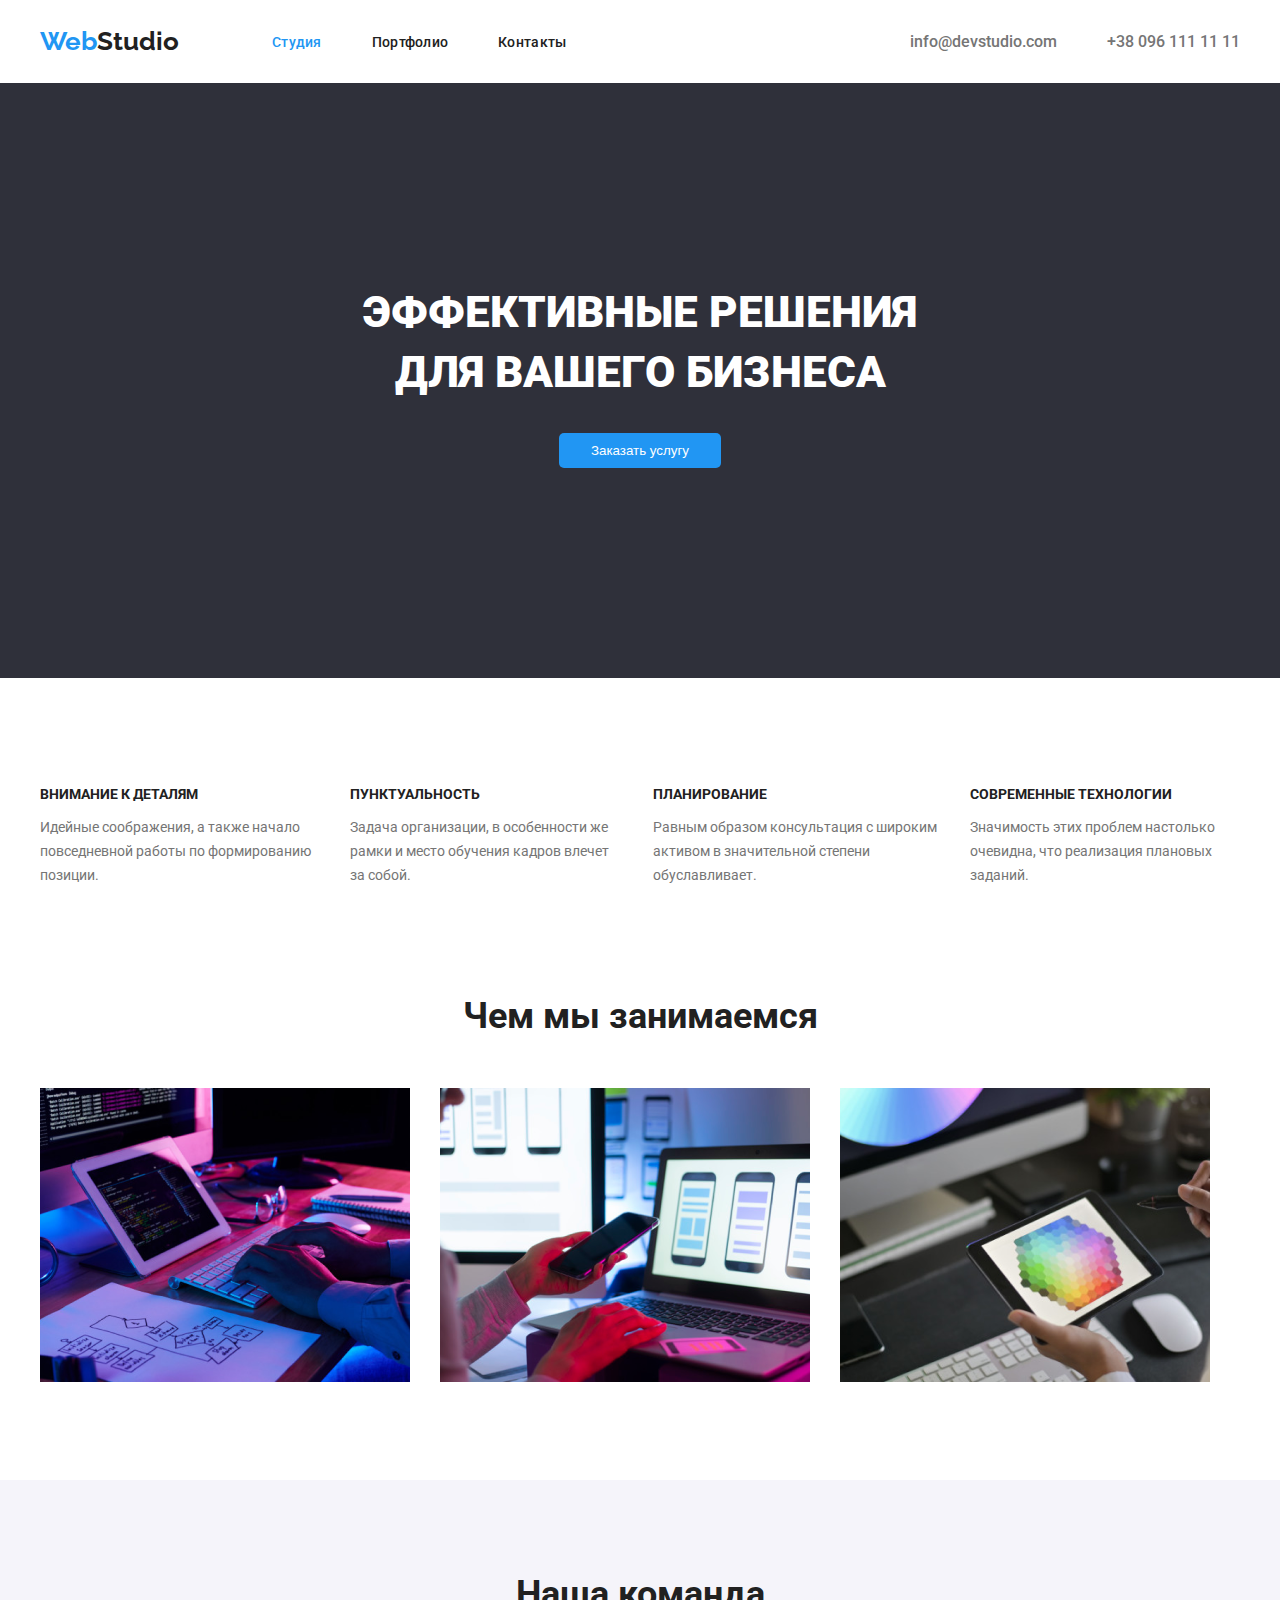
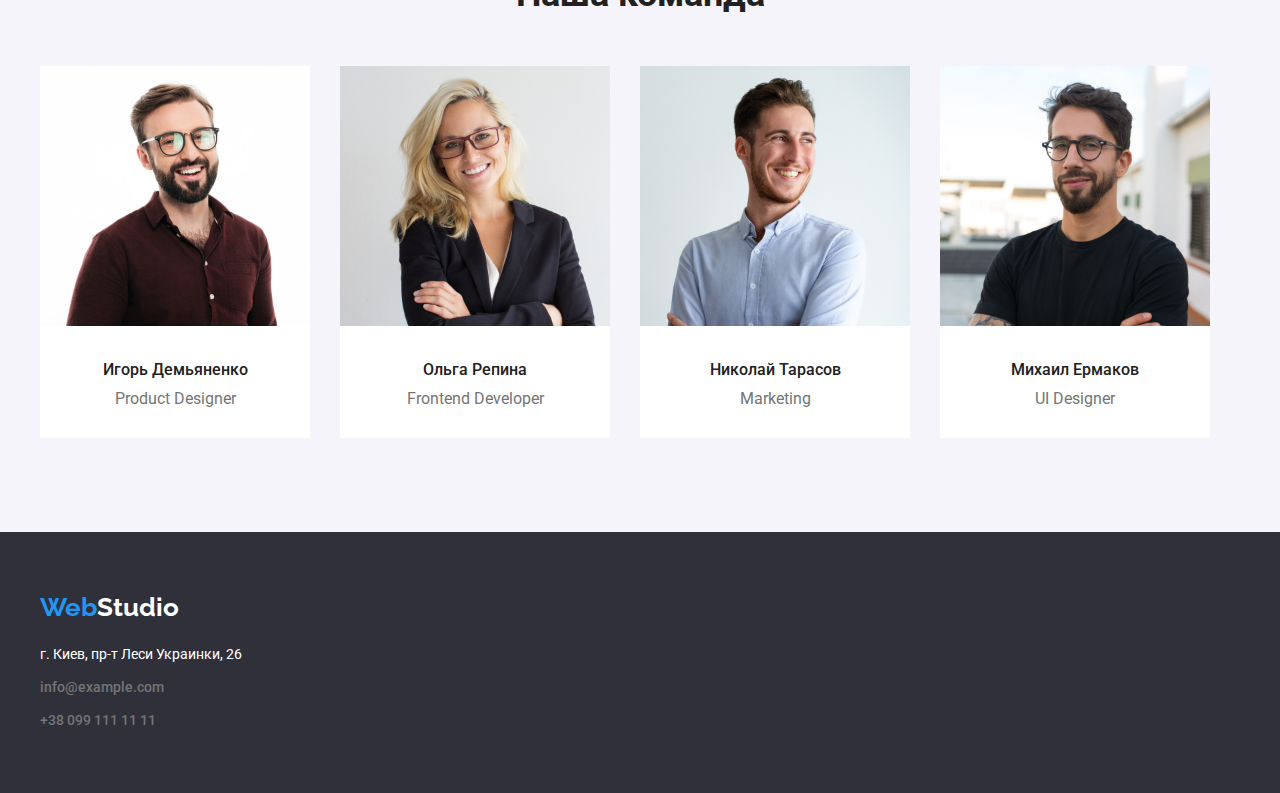
<file: index.html>
<!DOCTYPE html>
<html lang="en">

<head>
    <meta charset="UTF-8" />
    <meta name="viewport" content="width=device-width, initial-scale=1.0" />
    <title>homework03</title>
    <link rel="stylesheet" href="https://cdnjs.cloudflare.com/ajax/libs/modern-normalize/1.0.0/modern-normalize.css"
        integrity="sha512-Zx6MlUMKSVJoQ+83OwhdILe8cSEsCzfqThJd7J/VA2UrK6Ctj85p+xzqfyuNXE5B1k25uUdmJ2OzItbBy9GHAQ=="
        crossorigin="anonymous" />
    <link href="https://fonts.googleapis.com/css2?family=Raleway:wght@700&family=Roboto:wght@400;500;700;900&display=swap"
        rel="stylesheet">
    <link rel="stylesheet" href="css/style.css" />
</head>

<body>
    <!--SHAPKA-->
    
    
        <header class="header">
         <div class="container">

            <div class="nav">
                <nav class="main-nav">
                    <a href=""><span class="web">Web</span><span class="high-studio">Studio</span></a>
                    <ul class="site-navi list">
                        <li class="item"><a class="link" href=""><span class="first-navi">Студия</span></a></li>
                        <li class="item"><a class="link" href="./portfolio.html">Портфолио</a></li>
                        <li class="item"><a class="link" href="">Контакты</a></li>
                    </ul>
                </nav>
                <ul class="link-type list">
                    <li class="item"><a class="link" href="mailto:info@devstudio.com">info@devstudio.com</a></li>
                    <li class="item"><a class="link" href="tel:+380961111111">+38 096 111 11 11</a></li>
                </ul>
            </div>
         </div>
        </header>

    <main>
        <!--GLAVNYI ZAGOLOVOK-->
        <section class="primery-section">
           <div class="container">
                <h1 class="primery-title">
                    ЭФФЕКТИВНЫЕ РЕШЕНИЯ<br />ДЛЯ ВАШЕГО БИЗНЕСА
                </h1>
                <div class="order-type">
                    <button class="order" type="button">Заказать услугу</button></div>
           </div>
        </section>
        <!--SPISOK KACHESTV-->
        <section class="second-section">
            <div class="container">
        <h2 class="skryt">skroi menya</h2>
           
                <ul class="second-list list">
                    <li>
                        <h3 class="second-title">ВНИМАНИЕ К ДЕТАЛЯМ</h3>
                        <p class="second-text">
                            Идейные соображения, а также начало повседневной работы по
                            формированию позиции.
                        </p>
                    </li>
                    <li>
                        <h3 class="second-title">ПУНКТУАЛЬНОСТЬ</h3>
                        <p class="second-text">
                            Задача организации, в особенности же рамки и место обучения кадров
                            влечет за собой.
                        </p>
                    </li>
                    <li>
                        <h3 class="second-title">ПЛАНИРОВАНИЕ</h3>
                        <p class="second-text">
                            Равным образом консультация с широким активом в значительной степени обуславливает.
                        </p>
                    </li>
                    <li>
                        <h3 class="second-title">СОВРЕМЕННЫЕ ТЕХНОЛОГИИ</h3>
                        <p class="second-text">
                            Значимость этих проблем настолько очевидна, что реализация
                            плановых заданий.
                        </p>
                    </li>
                </ul>
           </div>
        </section>
        
        <!--WHAT WE DO-->
        <section class="foto-section">
            
               <div class="container">
                    <h2 class="second-big-title">Чем мы занимаемся</h2>
                    <ul class="second-item list">
                        <li class="item">
                            <img src="./images/tablet-keyboard.png" alt="кейбоард" width="370" />
                        </li>
                        <li class="item">
                            <img src="./images/handy-pc.png" alt="смартфон" width="370" />
                        </li>
                        <li class="item">
                            <img src="./images/pc-tablet.png" alt="пктаблет" width="370" />
                        </li>
                    </ul>
               </div>
           
        </section>
        <!--SPISOK SOTRUDNIKOV-->
            <section class="tretii-section">
                <div class="container">
                    <h2 class="tretii-big-title">Наша команда</h2>
                    <ul class="tretii-list list">
                        <li class="team-item">
                            <img src="./images/igor.jpg" alt="дизайнер" width="270" />
                            <h3 class="name-title">Игорь Демьяненко</h3>
                            <p class="name-text">Product Designer</p>
                        </li>
                        <li class="team-item">
                            <img src="./images/olga.jpg" alt="фронтенд" width="270" />
                            <h3 class="name-title">Ольга Репина</h3>
                            <p class="name-text">Frontend Developer</p>
                        </li>
                        <li class="team-item">
                            <img src="./images/kolya.jpg" alt="маркетинг" width="270" />
                            <h3 class="name-title">Николай Тарасов</h3>
                            <p class="name-text">Marketing</p>
                        </li>
                        <li class="team-item">
                            <img src="./images/misha.jpg" alt="уидизайн" width="270" />
                            <h3 class="name-title">Михаил Ермаков</h3>
                            <p class="name-text">UI Designer</p>
                        </li>
                    </ul>
                    </div>
               
            </section>
    </main>
    <!--KONEC-->
        
        <footer>
            <div class="container">
            <a href="index.html"><span class="web">Web</span><span class="under-studio">Studio</span></a>
            <address class="street">
                г. Киев, пр-т Леси Украинки, 26
                <ul class="link-info list">
                    <li><a class="link" href="mailto:info@example.com">info@example.com</a></li>
                    <li><a class="link" href="tel:+380961111111">+38 099 111 11 11</a></li>
                </ul>
            </address>
            </div>
        </footer>
   
</body>

</html>
</file>
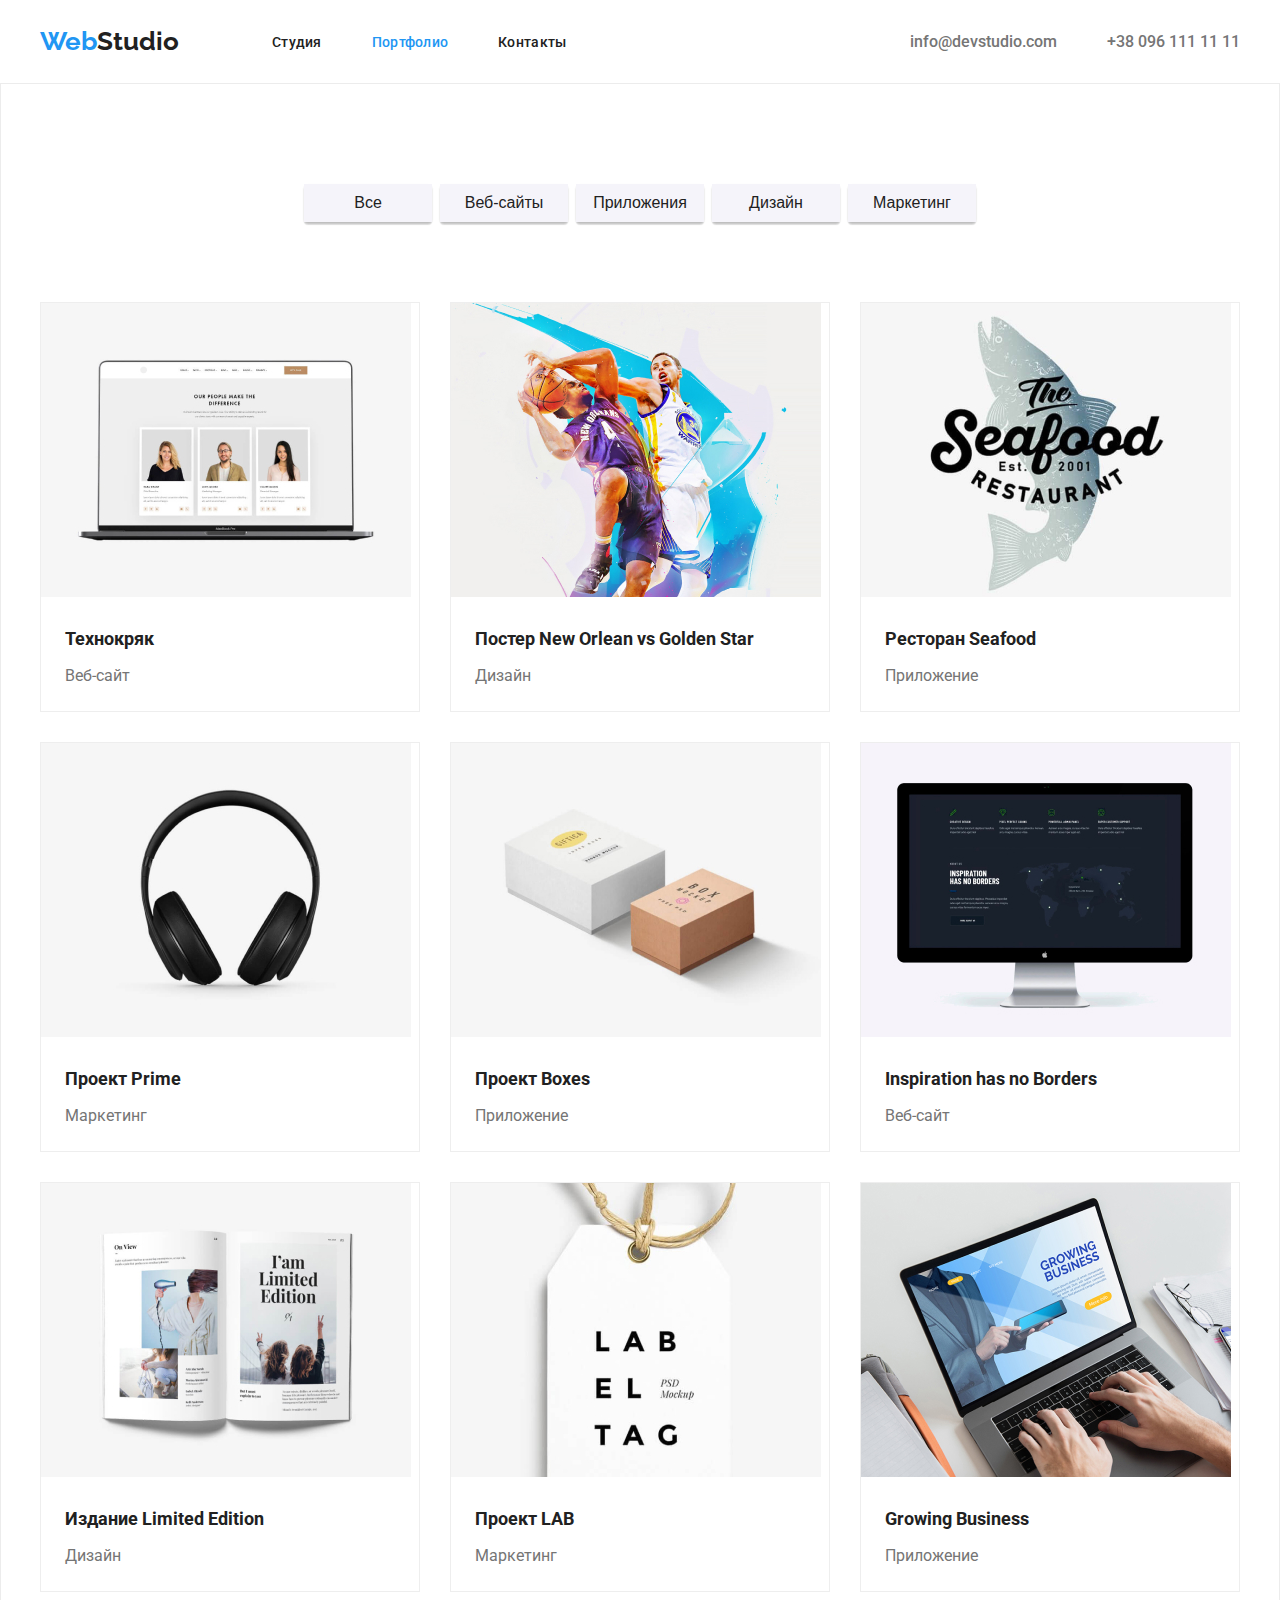
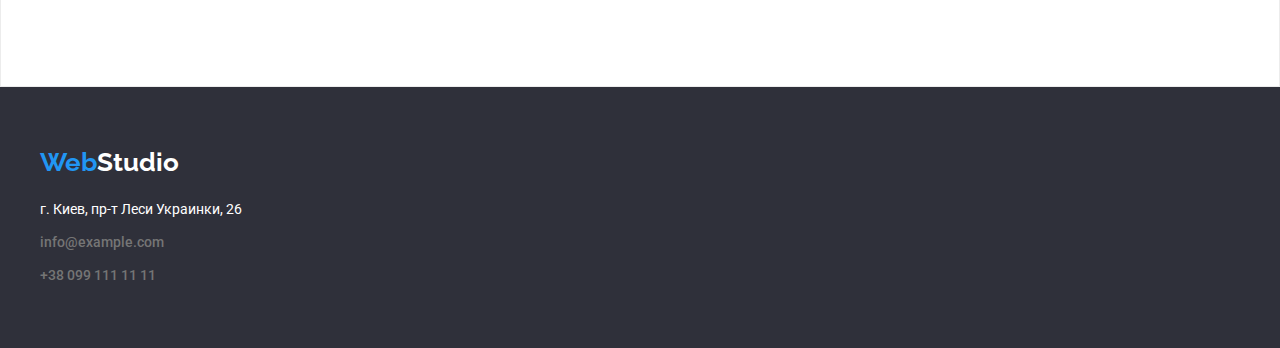
<file: portfolio.html>
<!DOCTYPE html>
<html lang="en">

<head>
    <meta charset="UTF-8" />
    <meta name="viewport" content="width=device-width, initial-scale=1.0" />
    <title>portfolio</title>
    <link rel="stylesheet" href="https://cdnjs.cloudflare.com/ajax/libs/modern-normalize/1.0.0/modern-normalize.css"
        integrity="sha512-Zx6MlUMKSVJoQ+83OwhdILe8cSEsCzfqThJd7J/VA2UrK6Ctj85p+xzqfyuNXE5B1k25uUdmJ2OzItbBy9GHAQ=="
        crossorigin="anonymous" />
    <link href="https://fonts.googleapis.com/css2?family=Raleway:wght@700&family=Roboto:wght@400;500;700&display=swap"
        rel="stylesheet">
    <link rel="stylesheet" href="css/style.css" />
</head>

<body>
    
    <!--SHAPKA-->
    

    <header class="header">
        <div class="container">
        <div class="nav">
            <nav class="main-nav">
                <a href=""><span class="web">Web</span><span class="high-studio">Studio</span></a>
                <ul class="site-navi list">
                    <li class="item"><a class="link" href="./index.html">Студия</a></li>
                    <li class="item"><a class="link" href=""><span class="second-navi">Портфолио</span></a></li>
                    <li class="item"><a class="link" href="">Контакты</a></li>
                </ul>
            </nav>
            <ul class="link-type list">
                <li class="item"><a class="link" href="mailto:info@devstudio.com">info@devstudio.com</a></li>
                <li class="item"><a class="link" href="tel:+380961111111">+38 096 111 11 11</a></li>
            </ul>
        </div>
        </div>
    </header>
  



    
    <main>
        <!--PORTFOLIO-->
        <section class="primery-main">
            <div class="container">
                    
                        <h1 class="skryt">skroi menya</h1>
                        <ul class="main-list list">
                            <li class="main-item"><button class="main-list-filtr">Все</button></li>
                            <li class="main-item"><button class="main-list-filtr">Веб-сайты</button></li>
                            <li class="main-item"><button class="main-list-filtr">Приложения</button></li>
                            <li class="main-item"><button class="main-list-filtr">Дизайн</button></li>
                            <li class="main-item"><button class="main-list-filtr">Маркетинг</button></li>
                        </ul>
                
               <div class="div-foto">
                    <ul class="main-foto list">
                        <li><a href="">
                                <img src="./images/potrfolio/img.jpg" alt="фотки на ноутбуке">
                                <h2 class="tovar">Технокряк</h2>
                                <p class="put-tovara">Веб-сайт</p>
                            </a>
                        </li>
                        <li><a href="">
                                <img src="./images/potrfolio/img(1).jpg" alt="это баскетболисты">
                                <h2 class="tovar">Постер New Orlean vs Golden Star</h2>
                                <p class="put-tovara">Дизайн</p>
                            </a>
                        </li>
                        <li><a href="">
                                <img src="./images/potrfolio/img(2).jpg" alt="логотип ресторана">
                                <h2 class="tovar">Ресторан Seafood</h2>
                                <p class="put-tovara">Приложение</p>
                            </a>
                        </li>
                        <li><a href="">
                                <img src="./images/potrfolio/img(3).jpg" alt="наушники">
                                <h2 class="tovar">Проект Prime</h2>
                                <p class="put-tovara">Маркетинг</p>
                            </a>
                        </li>
                        <li><a href="">
                                <img src="./images/potrfolio/img(4).jpg" alt="коробки">
                                <h2 class="tovar">Проект Boxes</h2>
                                <p class="put-tovara">Приложение</p>
                            </a>
                        </li>
                        <li><a href="">
                                <img src="./images/potrfolio/img(5).jpg" alt="компьютр">
                                <h2 class="tovar">Inspiration has no Borders</h2>
                                <p class="put-tovara">Веб-сайт</p>
                            </a>
                        </li>
                        <li><a href="">
                                <img src="./images/potrfolio/img(6).jpg" alt="открытая книга">
                                <h2 class="tovar">Издание Limited Edition</h2>
                                <p class="put-tovara">Дизайн</p>
                            </a>
                        </li>
                        <li><a href="">
                                <img src="./images/potrfolio/img(7).jpg" alt="бумажная этикетка">
                                <h2 class="tovar">Проект LAB</h2>
                                <p class="put-tovara">Маркетинг</p>
                            </a>
                        </li>
                        <li><a href="">
                                <img src="./images/potrfolio/img(8).jpg" alt="рука на клавиатуре">
                                <h2 class="tovar">Growing Business</h2>
                                <p class="put-tovara">Приложение</p>
                            </a>
                        </li>
                    </ul>
               </div>
            </div>

        </section>
    </main>
    <!--KONEC-->

  
            <footer>
                <div class="container">
                    <a href="index.html"><span class="web">Web</span><span class="under-studio">Studio</span></a>
                    <address class="street">
                        г. Киев, пр-т Леси Украинки, 26
                        <ul class="link-info list">
                            <li><a class="link" href="mailto:info@example.com">info@example.com</a></li>
                            <li><a class="link" href="tel:+380961111111">+38 099 111 11 11</a></li>
                        </ul>
                    </address>
                </div>
            </footer>
       
</body>

</html>
</file>
<file: css/style.css>
.skryt {
  display: none;
}

body {
  margin: 0;
}

body {
  font-family: Roboto;
}

.container {
  width: 1200px;
  padding-left: 15px;
  padding-right: 15px;
  margin-left: auto;
  margin-right: auto;
}

:root {
  --primery-text-color: #757575;
  --primery-title-color: #212121;
  --logo-color: #2196f3;
}

.list {
  list-style-type: none;
}

h1,
h2,
h3,
h4,
h5,
h6 {
  font-family: Roboto;
}

.konec .link {
  font-style: normal;
}

a {
  font-family: Roboto;
  text-decoration: none;
}
.header {
  background-color: #fff;
}

.web {
  color: var(--logo-color);
  font-family: Raleway;
  font-weight: bold;
  font-size: 26px;
  line-height: 1.192;
}
.high-studio {
  color: var(--primery-title-color);
  font-family: Raleway;
  font-weight: bold;
  font-size: 26px;
  line-height: 1.192;
  margin-right: 93px;
}

.under-studio {
  color: #fff;
  font-family: Raleway;
  font-weight: bold;
  font-size: 26px;
  line-height: 1.192;
}

.nav {
  display: inline-block;
  display: flex;
  align-items: center;
}

.main-nav {
  display: flex;
  align-items: center;
}

.site-navi {
  display: flex;
  margin: 0;
  padding: 0;
}

.site-navi li {
  margin-right: 50px;
  padding-top: 32px;
  padding-bottom: 32px;
}

.site-navi .item:last-child {
  margin-right: 0;
}

.site-navi a {
  color: var(--primery-title-color);
}

.site-navi .link {
  font-weight: 500;
  font-size: 14px;
  line-height: 1.142;
  letter-spacing: 0.02em;
}

.site-navi .link:hover,
.link-type .link:focus {
  color: var(--logo-color);
}

.link-type {
  display: flex;
  margin-left: auto;
  margin-top: 0;
  margin-bottom: 0;
  padding-left: 0;
}

.link-type .link {
  font-weight: 500;
}

.link-type .item {
  margin-right: 50px;
}

.link-type .item:last-child {
  margin-right: 0;
}

.first-navi {
  color: var(--logo-color);
}

.second-navi {
  color: var(--logo-color);
}

.link-type a {
  color: var(--primery-text-color);
}

.link-type .link:hover,
.link-type .link:focus {
  color: var(--logo-color);
}

.primery-section {
  background-color: #2f303a;
}
.primery-section .order {
  color: #fff;
  background-color: var(--logo-color);
}

.order {
  padding: 10px 32px;
  border-radius: 5px;
  border: transparent;
  margin-bottom: 210px;
}

.order-type {
  text-align: center;
  margin-top: 30px;
}

.primery-div {
  width: 1230px;
  align-items: center;
  padding-left: 15px;
  padding-right: 15px;
}

.primery-title {
  font-weight: 900;
  font-size: 44px;
  line-height: 1.363;
  color: #fff;
  text-align: center;
  margin-top: 0;
  margin-bottom: 0;
  padding-top: 200px;
}

.second-section {
  background-color: #fff;
  padding-top: 94px;
  padding-bottom: 94px;
}

.second-list {
  display: flex;
  margin: 0;
  padding: 0;
}

.second-list li {
  margin-right: 30px;
}

.second-list h3 {
  width: 270px;
}

.second-list li:last-child {
  margin-right: 0;
}

.second-container {
  width: 1230px;
  padding-left: 15px;
  padding-right: 15px;
  margin: auto;
}

.second-title {
  font-weight: bold;
  font-size: 14px;
  line-height: 1.142;
}

.second-text {
  font-weight: normal;
  font-size: 14px;
  line-height: 1.714;
}

.foto-section {
  background-color: #fff;
  padding-bottom: 94px;
}

.second-big-title {
  margin-top: 0;
  margin-bottom: 0;
  font-weight: bold;
  font-size: 36px;
  line-height: 1.166;
  text-align: center;
  padding-bottom: 50px;
}

.second-item {
  display: flex;
  margin: 0;
  padding: 0;
  padding-inline-start: 0;
}

.second-item .item {
  margin-right: 30px;
}

.second-item .item:last-child {
  margin-right: 0;
}

.tretii-section {
  background-color: #f5f4fa;
  padding-top: 94px;
  padding-bottom: 94px;
}

.tretii-div {
  width: 1230px;
  padding-left: 15px;
  padding-right: 15px;
  margin: auto;
  align-items: center;
}

.tretii-section h2 {
  margin-top: 0;
  margin-bottom: 0;
  text-align: center;
  font-weight: bold;
  font-size: 36px;
  line-height: 1.166;
  text-align: center;
  padding-bottom: 50px;
}

.tretii-list {
  display: flex;
  margin: 0;
  padding: 0;
  align-items: center;
}

.team-item {
  margin-right: 30px;
  background-color: #fff;
  padding-bottom: 30px;
}

.team-item:last-child {
  margin-right: 0;
}

.name-title {
  margin-top: 0;
  margin-bottom: 0;
  text-align: center;
  padding-top: 30px;
  padding-bottom: 10px;
}

.name-text {
  margin-top: 0;
  margin-bottom: 0;
  text-align: center;
}

.name-title {
  font-weight: 500;
  font-size: 16px;
  line-height: 1.187;
}

.name-text {
  font-size: 16px;
  line-height: 1.187;
}

h2,
h3 {
  color: var(--primery-title-color);
}

p {
  color: var(--primery-text-color);
}

.primery-main {
  background-color: #fff;
  border: 1px solid #ececec;
  padding-top: 100px;

  padding-bottom: 94px;
}

.primery-div {
  width: 1230px;
  padding-left: 15px;
  padding-right: 15px;
  margin-right: auto;
  margin-left: auto;
}

.main-list {
  display: flex;
  margin: 0;
  padding: 0;
  justify-content: center;
}

.main-list li {
  box-shadow: 0px 3px 1px rgba(0, 0, 0, 0.1), 0px 1px 2px rgba(0, 0, 0, 0.08),
    0px 2px 2px rgba(0, 0, 0, 0.12);
  border-radius: 4px;
  margin-right: 8px;
}

.main-list li:last-child {
  margin-right: 0;
}

.main-list-filtr {
  width: 128px;
  height: 38px;
  font-weight: 500;
  font-size: 16px;
  line-height: 1.625;
  background-color: #f5f4fa;
  color: var(--primery-title-color);
  border: transparent;
  align-items: center;
}

.main-foto {
  display: flex;
  flex-wrap: wrap;
  margin: 0;
  padding-top: 50px;
  padding-left: 0;
  padding-right: 0;
  padding-bottom: 0;
}

.main-foto li {
  width: calc((100% - 60px) / 3);
  margin-right: 30px;
  margin-top: 30px;
  padding-bottom: 20px;
  background: #ffffff;
  border: 1px solid #eeeeee;
  box-sizing: border-box;
}

.main-foto li:nth-child(3n) {
  margin-right: 0;
}

.tovar {
  font-weight: bold;
  font-size: 18px;
  line-height: 2;
  margin-top: 0;
  margin-bottom: 0;
  padding-top: 20px;
  padding-bottom: 4px;
  padding-left: 24px;
  padding-right: 24px;
}

.put-tovara {
  font-size: 16px;
  line-height: 1.875;
  margin-top: 0;
  margin-bottom: 0;
  padding-left: 24px;
  padding-right: 24px;
}

.main-list-filtr:hover,
.main-list-filtr:focus {
  background-color: var(--logo-color);
  color: #fff;
}

footer {
  background-color: #2f303a;
  padding-bottom: 60px;
  padding-top: 60px;
}

.konec-div {
  padding-left: 15px;
  padding-right: 15px;
  margin: auto;
  padding-top: 60px;
}

address {
  font-style: normal;
}

.konec .link {
  font-style: normal;
}

.street {
  color: #fff;
  font-size: 14px;
  line-height: 1.714;
  padding-top: 20px;
  padding-bottom: 0;
  border-bottom: 0px;
}

.link-info {
  margin-top: 0;
  margin-bottom: 0;
  padding-left: 0;
}

.link-info .link {
  color: var(--primery-text-color);
  font-weight: 500;
  font-size: 14px;
  line-height: 1.714;
}

.link-info li {
  padding-top: 9px;
}

.link-info .link:hover,
.link-info .link:focus {
  color: var(--logo-color);
}
</file>
